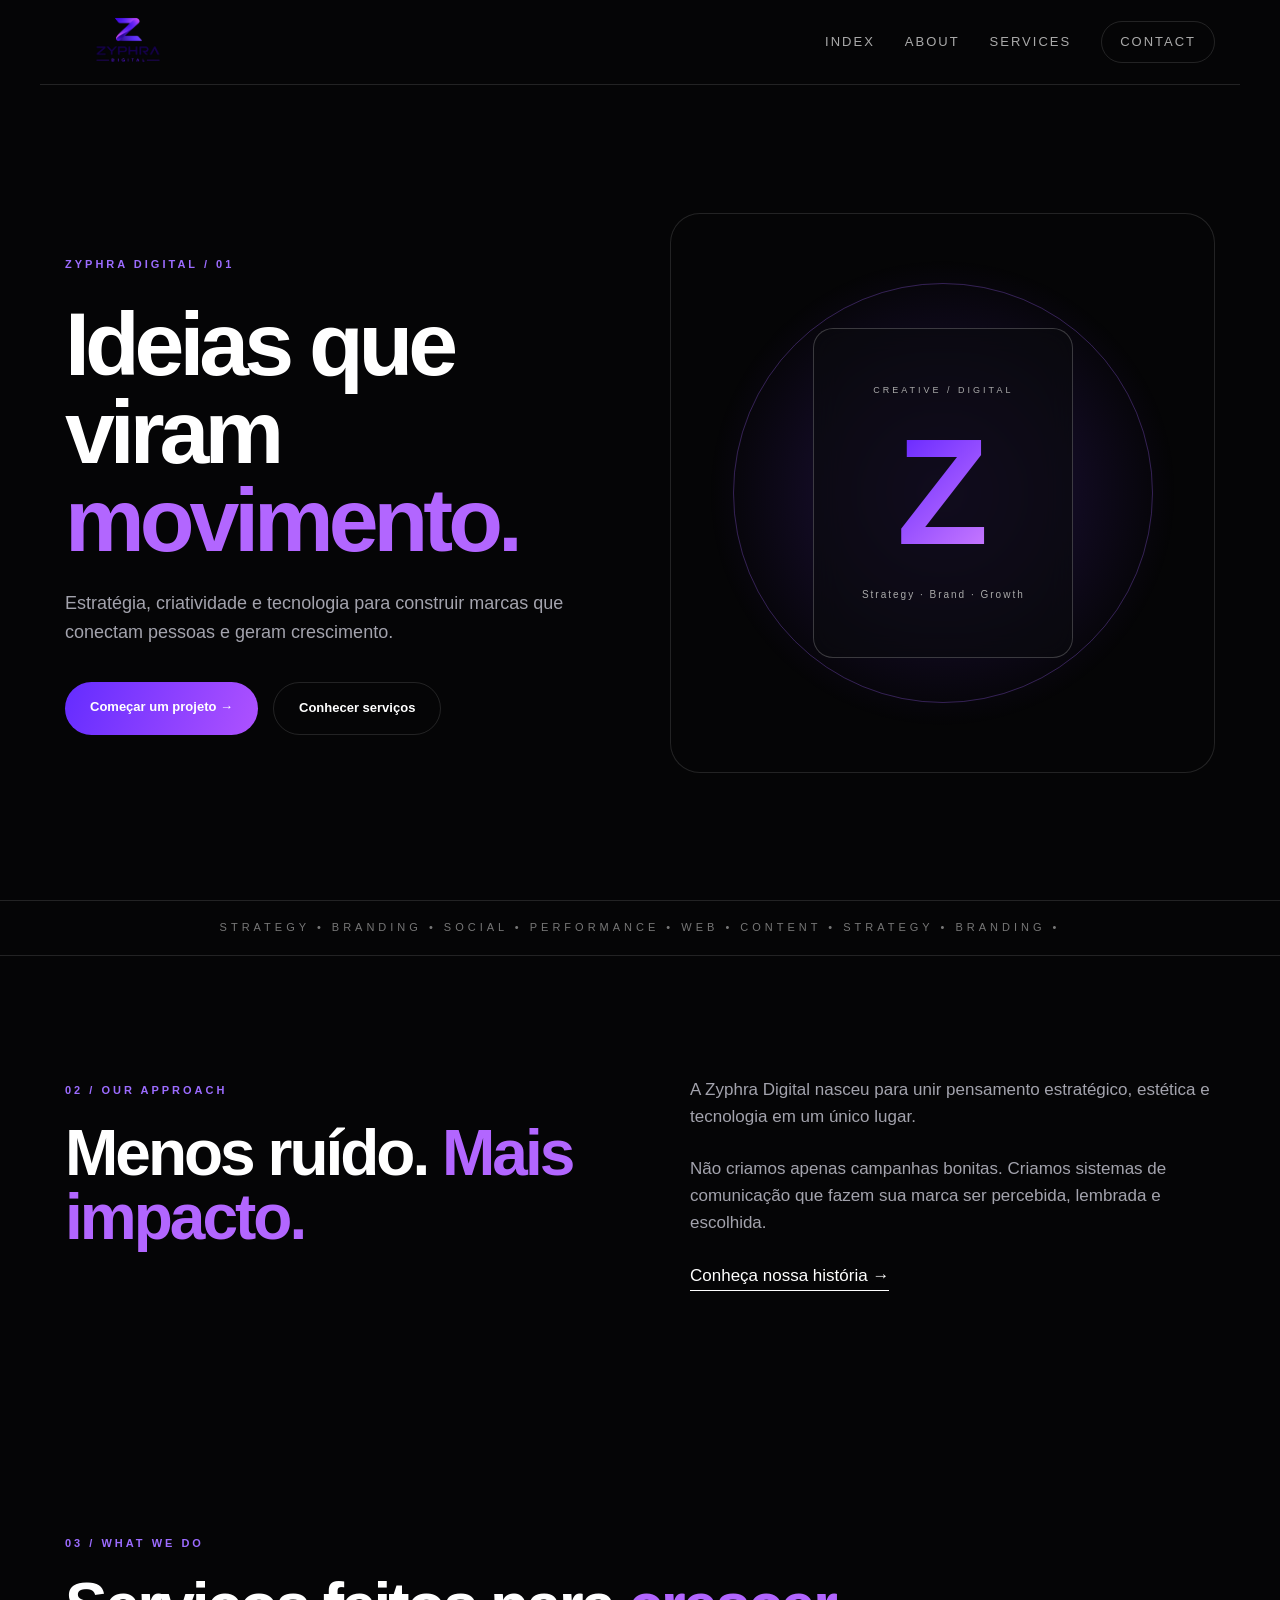
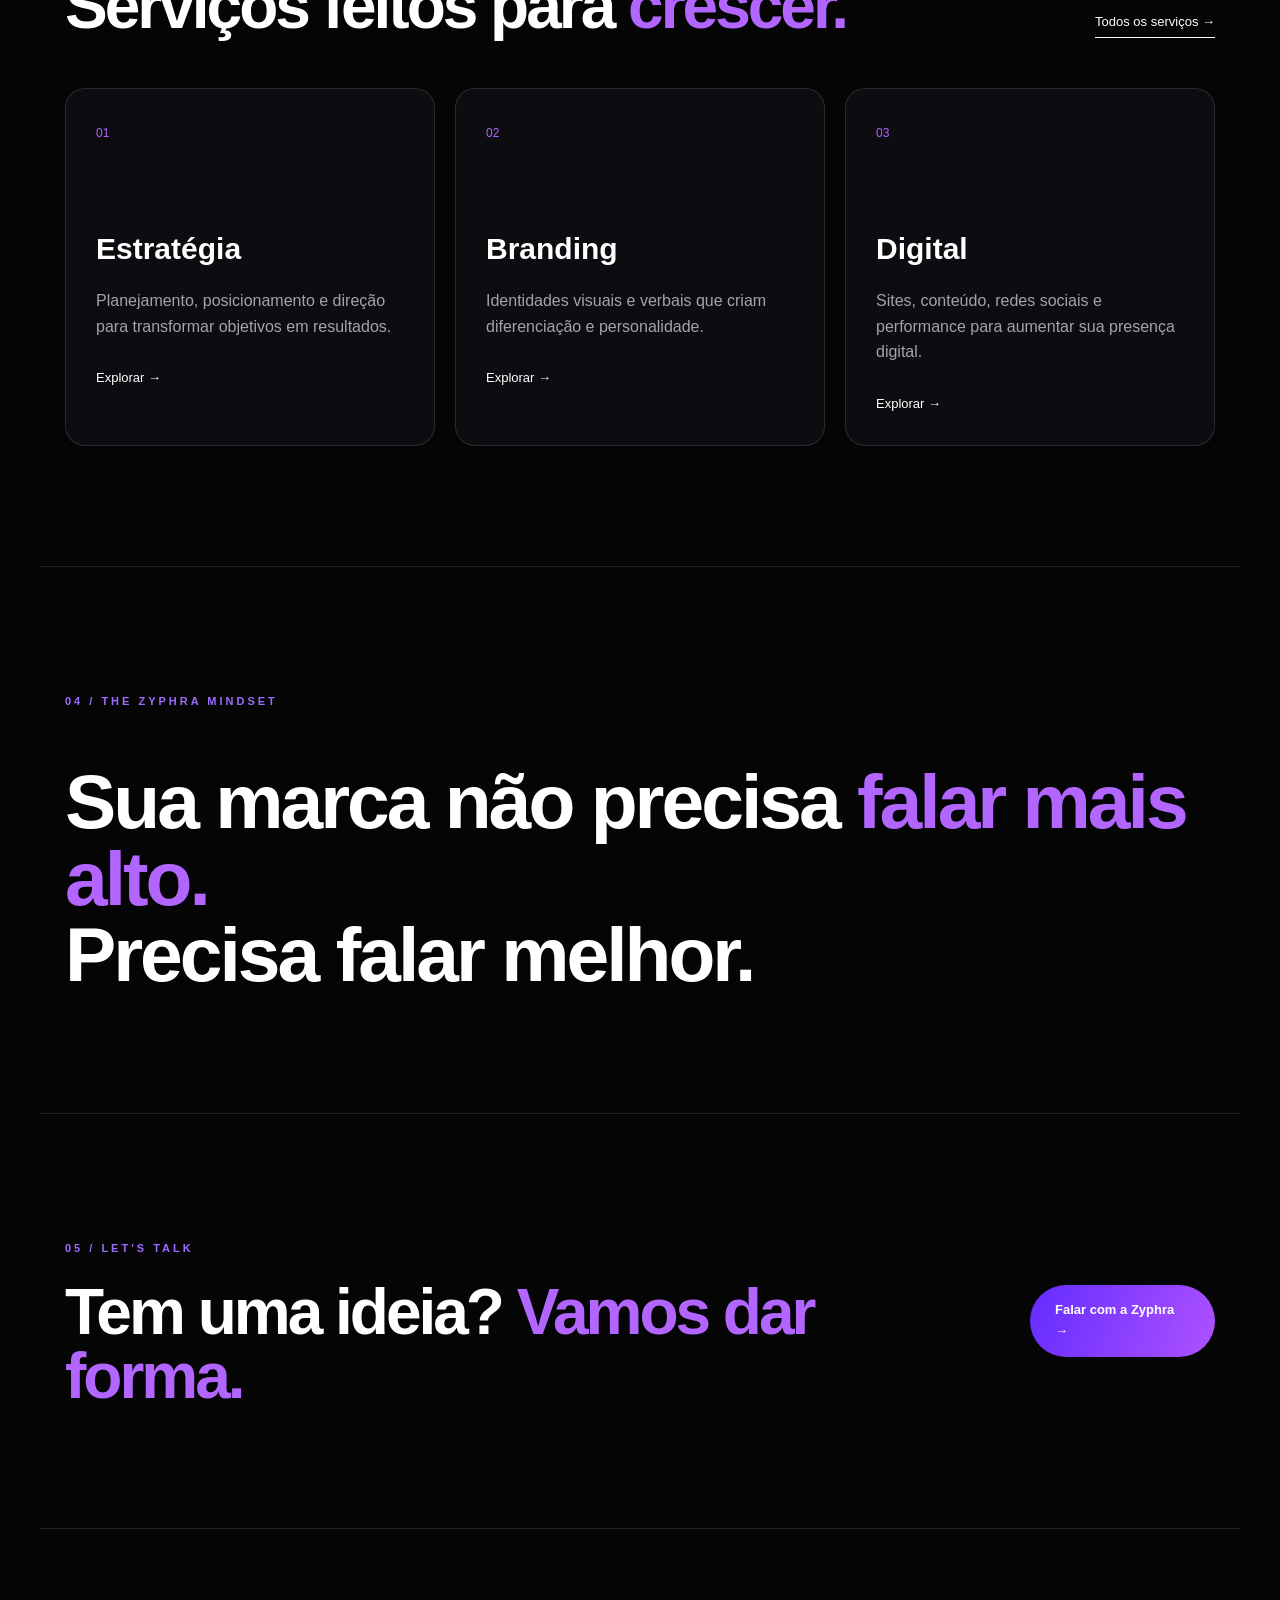
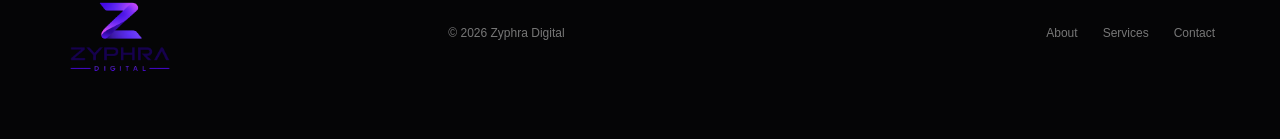
<file: Zyphra/index.html>
<!DOCTYPE html>
<html lang="pt-BR">
<head>
    <meta charset="UTF-8">
    <meta name="viewport" content="width=device-width, initial-scale=1.0">

    <meta name="description"
        content="Zyphra Digital — estratégia, branding, marketing e experiências digitais.">
    <title>Zyphra Digital | Marketing & Tecnologia</title>
    <link rel="stylesheet" href="../Zyphra/css/style.css">
    <link rel="stylesheet" href="../Zyphra/js/main.js"></head>
<body>
    <!-- HEADER -->
    <header class="header">
        <a href="../Zyphra/index.html" class="logo">
            <img src="../Zyphra/assets/logo.png" alt="Zyphra Digital">
        </a>
        <button class="menu-btn" id="menuBtn">
            ☰
        </button>

        <nav id="nav">
            <a href="../Zyphra/index.html">Index</a>
            <a href="../Zyphra/public/about.html">About</a>
            <a href="../Zyphra/public/services.html">Services</a>
            <a href="../Zyphra/public/contact.html" class="contact-btn">
                Contact
            </a>
        </nav>
    </header>
    <!-- HERO -->
    <section class="hero">

        <div class="hero-content">
            <span class="tag">
                ZYPHRA DIGITAL / 01
            </span>
            <h1>
                Ideias que viram
                <span>movimento.</span>
            </h1>
            <p>
                Estratégia, criatividade e tecnologia para construir
                marcas que conectam pessoas e geram crescimento.
            </p>

            <div class="hero-buttons">

                <a href="../Zyphra/public/contact.html" class="btn-primary">
                    Começar um projeto →
                </a>

                <a href="../Zyphra/public/services.html" class="btn-secondary">
                    Conhecer serviços
                </a>

            </div>

        </div>
        <div class="hero-visual">

            <div class="glow"></div>

            <div class="hero-card">
                <span>CREATIVE / DIGITAL</span>
                <strong>Z</strong>
                <small>
                    Strategy · Brand · Growth
                </small>
            </div>
        </div>
    </section>
    <!-- MARQUEE -->
    <section class="marquee">
        STRATEGY • BRANDING • SOCIAL • PERFORMANCE • WEB •
        CONTENT • STRATEGY • BRANDING •

    </section>
    <!-- INTRO -->
    <section class="section intro">
        <div>
            <span class="tag">
                02 / OUR APPROACH
            </span>
            <h2>
                Menos ruído.
                <span>Mais impacto.</span>
            </h2>
        </div>

        <div class="text">
            <p>
                A Zyphra Digital nasceu para unir pensamento estratégico,
                estética e tecnologia em um único lugar.
            </p>
            <p>
                Não criamos apenas campanhas bonitas.
                Criamos sistemas de comunicação que fazem sua marca
                ser percebida, lembrada e escolhida.
            </p>
            <a href="../Zyphra/public/about.html">
                Conheça nossa história →
            </a>
        </div>
    </section>
    <!-- SERVICES -->
    <section class="section">

        <div class="section-title">

            <div>

                <span class="tag">
                    03 / WHAT WE DO
                </span>

                <h2>
                    Serviços feitos para
                    <span>crescer.</span>
                </h2>

            </div>

            <a href="../Zyphra/public/services.html">
                Todos os serviços →
            </a>

        </div>


        <div class="services-grid">

            <article class="service-card">

                <span>01</span>

                <h3>
                    Estratégia
                </h3>

                <p>
                    Planejamento, posicionamento e direção
                    para transformar objetivos em resultados.
                </p>

                <a href="../Zyphra/public/services.html">
                    Explorar →
                </a>

            </article>


            <article class="service-card">

                <span>02</span>

                <h3>
                    Branding
                </h3>

                <p>
                    Identidades visuais e verbais que criam
                    diferenciação e personalidade.
                </p>

                <a href="../Zyphra/public/services.html">
                    Explorar →
                </a>

            </article>


            <article class="service-card">

                <span>03</span>

                <h3>
                    Digital
                </h3>

                <p>
                    Sites, conteúdo, redes sociais e performance
                    para aumentar sua presença digital.
                </p>

                <a href="../Zyphra/public/services.html">
                    Explorar →
                </a>

            </article>

        </div>

    </section>


    <!-- STATEMENT -->
    <section class="section statement">

        <span class="tag">
            04 / THE ZYPHRA MINDSET
        </span>

        <h2>
            Sua marca não precisa
            <span>falar mais alto.</span>
            <br>
            Precisa falar melhor.
        </h2>

    </section>


    <!-- CTA -->
    <section class="section final-cta">

        <div>

            <span class="tag">
                05 / LET'S TALK
            </span>

            <h2>
                Tem uma ideia?
                <span>Vamos dar forma.</span>
            </h2>

        </div>

        <a href="../Zyphra/public/contact.html" class="btn-primary">
            Falar com a Zyphra →
        </a>

    </section>


    <!-- FOOTER -->
    <footer>

        <img src="../Zyphra/assets/logo.png" alt="Zyphra Digital">

        <p>
            © 2026 Zyphra Digital
        </p>

        <div>

            <a href="../Zyphra/public/about.html">About</a>
            <a href="../Zyphra/public/services.html">Services</a>
            <a href="../Zyphra/public/contact.html">Contact</a>

        </div>

    </footer>


    <script src="../Zyphra/js/main.js"></script>

</body>
</html>
</file>
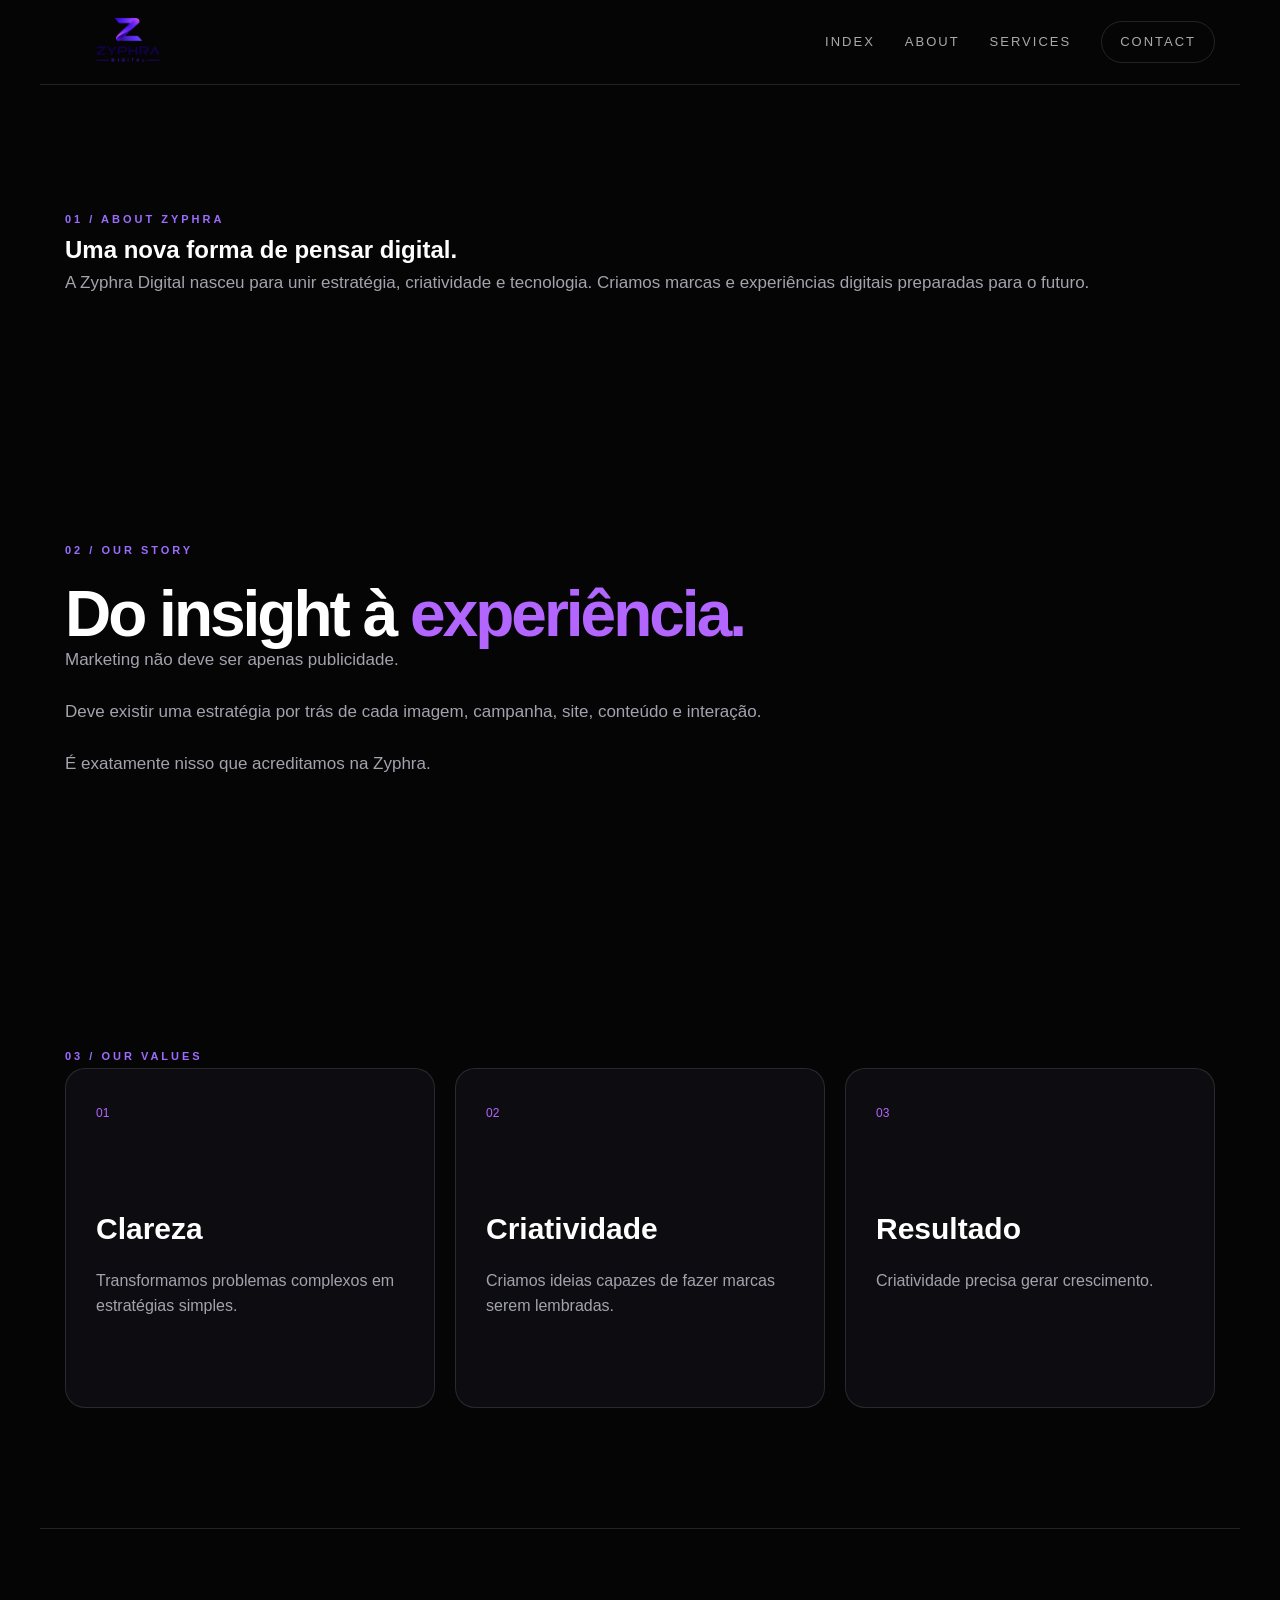
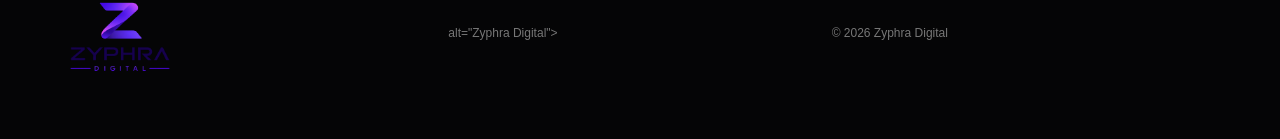
<file: Zyphra/public/about.html>
<!DOCTYPE html>

<html lang="pt-BR">

<head>

    <meta charset="UTF-8">

    <meta name="viewport"
          content="width=device-width, initial-scale=1.0">

    <title>About | Zyphra Digital</title>
    <link rel="stylesheet" href="../css/style.css">

</head>

<body>

<header class="header">

    <a href="../index.html" class="logo">
        <img src="../assets/logo.png"
             alt="Zyphra Digital">
    </a>

    <button class="menu-btn"
            id="menuBtn">
        ☰
    </button>

    <nav id="nav">

        <a href="../index.html">
            Index
        </a>

        <a href="about.html">
            About
        </a>

        <a href="services.html">
            Services
        </a>

        <a href="contact.html"
           class="contact-btn">
            Contact
        </a>

    </nav>

</header>


<section class="section">

    <span class="tag">
        01 / ABOUT ZYPHRA
    </span>

    <h1>
        Uma nova forma de pensar
        <span>digital.</span>
    </h1>

    <p class="text">

        A Zyphra Digital nasceu para unir
        estratégia, criatividade e tecnologia.

        Criamos marcas e experiências digitais
        preparadas para o futuro.

    </p>

</section>


<section class="section">

    <span class="tag">
        02 / OUR STORY
    </span>

    <h2>
        Do insight à
        <span>experiência.</span>
    </h2>

    <div class="text">

        <p>
            Marketing não deve ser apenas
            publicidade.
        </p>

        <p>
            Deve existir uma estratégia por trás
            de cada imagem, campanha, site,
            conteúdo e interação.
        </p>

        <p>
            É exatamente nisso que acreditamos
            na Zyphra.
        </p>

    </div>

</section>


<section class="section">

    <span class="tag">
        03 / OUR VALUES
    </span>

    <div class="services-grid">

        <article class="service-card">

            <span>01</span>

            <h3>
                Clareza
            </h3>

            <p>
                Transformamos problemas complexos
                em estratégias simples.
            </p>

        </article>


        <article class="service-card">

            <span>02</span>

            <h3>
                Criatividade
            </h3>

            <p>
                Criamos ideias capazes de fazer
                marcas serem lembradas.
            </p>

        </article>


        <article class="service-card">

            <span>03</span>

            <h3>
                Resultado
            </h3>

            <p>
                Criatividade precisa gerar
                crescimento.
            </p>

        </article>

    </div>

</section>


<footer>

         <img src="../assets/logo.png" alt="Zyphra Digital">
         alt="Zyphra Digital">

    <p>
        © 2026 Zyphra Digital
    </p>

</footer>


<script src="../js/main.js"></script>

</body>

</html>
</file>
<file: Zyphra/css/style.css>
* {
    margin: 0;
    padding: 0;
    box-sizing: border-box;
}

:root {
    --black: #050506;
    --dark: #0d0d11;
    --purple: #793cff;
    --purple-light: #b266ff;
    --white: #ffffff;
    --gray: #a3a3ad;
    --border: rgba(255,255,255,0.12);
}

html {
    scroll-behavior: smooth;
}

body {
    background: var(--black);
    color: var(--white);
    font-family: Arial, Helvetica, sans-serif;
    line-height: 1.6;
}

a {
    color: inherit;
    text-decoration: none;
}


/* HEADER */

.header {
    height: 85px;
    max-width: 1200px;
    margin: auto;

    display: flex;
    align-items: center;
    justify-content: space-between;

    padding: 0 25px;

    border-bottom: 1px solid var(--border);
}

.logo img {
    width: 125px;
    height: 70px;
    object-fit: contain;
}

nav {
    display: flex;
    align-items: center;
    gap: 30px;
}

nav a {
    font-size: 13px;
    text-transform: uppercase;
    letter-spacing: 2px;

    color: #aaa;
}

nav a:hover {
    color: white;
}

.contact-btn {
    border: 1px solid var(--border);
    padding: 10px 18px;
    border-radius: 50px;
}

.menu-btn {
    display: none;
    background: none;
    border: none;
    color: white;
    font-size: 28px;
}


/* HERO */

.hero {
    max-width: 1200px;
    min-height: calc(100vh - 85px);

    margin: auto;

    padding: 80px 25px;

    display: grid;
    grid-template-columns: 1fr 1fr;

    gap: 60px;

    align-items: center;
}

.tag {
    color: #9c6cff;

    font-size: 11px;

    letter-spacing: 3px;

    font-weight: bold;
}

.hero h1 {
    font-size: clamp(55px, 7vw, 90px);

    line-height: 0.98;

    letter-spacing: -5px;

    margin: 25px 0;
}

.hero h1 span,
h2 span {
    color: var(--purple-light);
}

.hero p {
    color: var(--gray);

    font-size: 18px;

    max-width: 600px;
}

.hero-buttons {
    display: flex;

    gap: 15px;

    margin-top: 35px;
}

.btn-primary,
.btn-secondary {
    padding: 15px 25px;

    border-radius: 50px;

    font-weight: bold;

    font-size: 13px;
}

.btn-primary {
    background: linear-gradient(
        110deg,
        #642cff,
        #ae52ff
    );
}

.btn-secondary {
    border: 1px solid var(--border);
}


/* HERO VISUAL */

.hero-visual {
    height: 560px;

    border: 1px solid var(--border);

    border-radius: 30px;

    position: relative;

    display: flex;

    justify-content: center;

    align-items: center;

    overflow: hidden;

    background:
        radial-gradient(
            circle,
            rgba(120,60,255,.25),
            transparent 60%
        );
}

.glow {
    width: 420px;
    height: 420px;

    border-radius: 50%;

    border: 1px solid rgba(160,100,255,.3);

    position: absolute;
}

.hero-card {
    width: 260px;
    height: 330px;

    border-radius: 20px;

    border: 1px solid rgba(255,255,255,.2);

    background: rgba(10,10,15,.7);

    backdrop-filter: blur(15px);

    display: flex;

    flex-direction: column;

    justify-content: center;

    align-items: center;
}

.hero-card span {
    font-size: 9px;
    letter-spacing: 3px;
    color: #aaa;
}

.hero-card strong {
    font-size: 150px;

    line-height: 1;

    margin: 20px 0;

    background: linear-gradient(
        135deg,
        #5e20ff,
        #d080ff
    );

    -webkit-background-clip: text;

    color: transparent;
}

.hero-card small {
    color: #aaa;

    font-size: 10px;

    letter-spacing: 2px;
}


/* MARQUEE */

.marquee {
    border-top: 1px solid var(--border);
    border-bottom: 1px solid var(--border);

    padding: 18px;

    color: #777;

    font-size: 11px;

    letter-spacing: 4px;

    text-align: center;
}


/* SECTIONS */

.section {
    max-width: 1200px;

    margin: auto;

    padding: 120px 25px;
}

.intro {
    display: grid;

    grid-template-columns: 1fr 1fr;

    gap: 100px;
}

h2 {
    font-size: clamp(40px, 5vw, 70px);

    line-height: 1;

    letter-spacing: -3px;

    margin-top: 20px;
}

.text {
    color: var(--gray);

    font-size: 17px;
}

.text p {
    margin-bottom: 25px;
}

.text a {
    color: white;

    border-bottom: 1px solid white;

    padding-bottom: 5px;
}


/* SECTION TITLE */

.section-title {
    display: flex;

    justify-content: space-between;

    align-items: end;

    margin-bottom: 50px;
}

.section-title > a {
    font-size: 13px;

    border-bottom: 1px solid white;

    padding-bottom: 5px;
}


/* SERVICES */

.services-grid {
    display: grid;

    grid-template-columns:
        repeat(3, 1fr);

    gap: 20px;
}

.service-card {
    min-height: 340px;

    padding: 30px;

    border: 1px solid var(--border);

    border-radius: 20px;

    background: var(--dark);

    transition: .3s;
}

.service-card:hover {
    transform: translateY(-8px);

    border-color: var(--purple);
}

.service-card > span {
    color: var(--purple-light);

    font-size: 12px;
}

.service-card h3 {
    font-size: 30px;

    margin-top: 80px;
}

.service-card p {
    color: var(--gray);

    margin: 15px 0 25px;
}

.service-card a {
    font-size: 13px;
}


/* STATEMENT */

.statement {
    border-top: 1px solid var(--border);

    border-bottom: 1px solid var(--border);
}

.statement h2 {
    margin-top: 50px;

    font-size: clamp(45px, 6vw, 80px);
}


/* CTA */

.final-cta {
    display: flex;

    justify-content: space-between;

    align-items: center;

    gap: 30px;
}


/* FOOTER */

footer {
    max-width: 1200px;

    margin: auto;

    padding: 50px 25px;

    border-top: 1px solid var(--border);

    display: grid;

    grid-template-columns:
        1fr 1fr 1fr;

    align-items: center;

    color: #777;

    font-size: 12px;
}

footer img {
    width: 110px;
}

footer div {
    display: flex;

    justify-content: flex-end;

    gap: 25px;
}


/* RESPONSIVE */

@media (max-width: 800px) {

    .menu-btn {
        display: block;
    }

    nav {
        position: absolute;

        top: 85px;
        left: 0;
        right: 0;

        background: #09090b;

        display: none;

        flex-direction: column;

        padding: 30px;

        z-index: 100;
    }

    nav.open {
        display: flex;
    }

    .hero {
        grid-template-columns: 1fr;
    }

    .hero h1 {
        font-size: 55px;

        letter-spacing: -3px;
    }

    .hero-visual {
        height: 430px;
    }

    .intro {
        grid-template-columns: 1fr;

        gap: 50px;
    }

    .services-grid {
        grid-template-columns: 1fr;
    }

    .section-title {
        display: block;
    }

    .section-title > a {
        display: inline-block;

        margin-top: 25px;
    }

    .final-cta {
        display: block;
    }

    .final-cta .btn-primary {
        display: inline-block;

        margin-top: 30px;
    }

    footer {
        grid-template-columns: 1fr;

        gap: 20px;
    }

    footer div {
        justify-content: flex-start;
    }
}

/* =========================
   CONTACT PAGE
========================= */

form {
    max-width: 720px;
    margin: 40px auto 0;

    padding: 40px;

    background: #0d0d12;

    border: 1px solid var(--border);

    border-radius: 24px;

    box-shadow:
        0 30px 80px rgba(0, 0, 0, 0.35);
}

form label {
    display: block;

    margin-bottom: 8px;

    margin-top: 22px;

    color: #c8c8d0;

    font-size: 11px;

    font-weight: 700;

    text-transform: uppercase;

    letter-spacing: 2px;
}

form label:first-child {
    margin-top: 0;
}

form input,
form select,
form textarea {
    width: 100%;

    padding: 16px 18px;

    margin-bottom: 5px;

    background: #15151b;

    color: white;

    border: 1px solid rgba(255,255,255,0.12);

    border-radius: 12px;

    outline: none;

    font-family: Arial, Helvetica, sans-serif;

    font-size: 15px;

    transition:
        border-color .25s,
        background .25s,
        box-shadow .25s;
}

form input::placeholder,
form textarea::placeholder {
    color: #686872;
}

form input:focus,
form select:focus,
form textarea:focus {
    border-color: #8b55ff;

    background: #181820;

    box-shadow:
        0 0 0 3px rgba(123,60,255,0.12);
}

form select {
    appearance: none;

    cursor: pointer;
}

form textarea {
    resize: vertical;

    min-height: 160px;
}

form button {
    margin-top: 25px;

    width: 100%;

    border: none;

    cursor: pointer;

    font-family: inherit;

    font-size: 14px;

    transition:
        transform .2s,
        opacity .2s;
}

form button:hover {
    transform: translateY(-2px);

    opacity: .9;
}

form button:active {
    transform: translateY(0);
}

#formMessage {
    margin-top: 20px;

    text-align: center;

    color: #a56cff;

    font-size: 14px;

    min-height: 22px;
}


/* CONTACT HERO */

.contact-page {
    min-height: calc(100vh - 85px);
}

.contact-intro {
    max-width: 850px;

    margin: auto;

    text-align: center;
}

.contact-intro h1 {
    font-size: clamp(48px, 7vw, 82px);

    line-height: .98;

    letter-spacing: -4px;

    margin: 25px 0;
}

.contact-intro h1 span {
    color: var(--purple-light);
}

.contact-intro > p {
    max-width: 650px;

    margin: auto;

    color: var(--gray);

    font-size: 18px;
}


/* CONTACT INFORMATION */

.contact-info {
    max-width: 720px;

    margin: 50px auto 0;

    display: grid;

    grid-template-columns:
        repeat(2, 1fr);

    gap: 15px;
}

.contact-info-card {
    padding: 22px;

    border: 1px solid var(--border);

    border-radius: 16px;

    background: #0d0d12;
}

.contact-info-card span {
    display: block;

    color: #8f62ff;

    font-size: 10px;

    text-transform: uppercase;

    letter-spacing: 2px;

    margin-bottom: 7px;
}

.contact-info-card strong {
    font-size: 14px;
}


/* MOBILE */

@media (max-width: 700px) {

    form {
        padding: 25px 20px;

        border-radius: 18px;
    }

    .contact-intro h1 {
        font-size: 48px;

        letter-spacing: -3px;
    }

    .contact-info {
        grid-template-columns: 1fr;
    }

}
</file>
